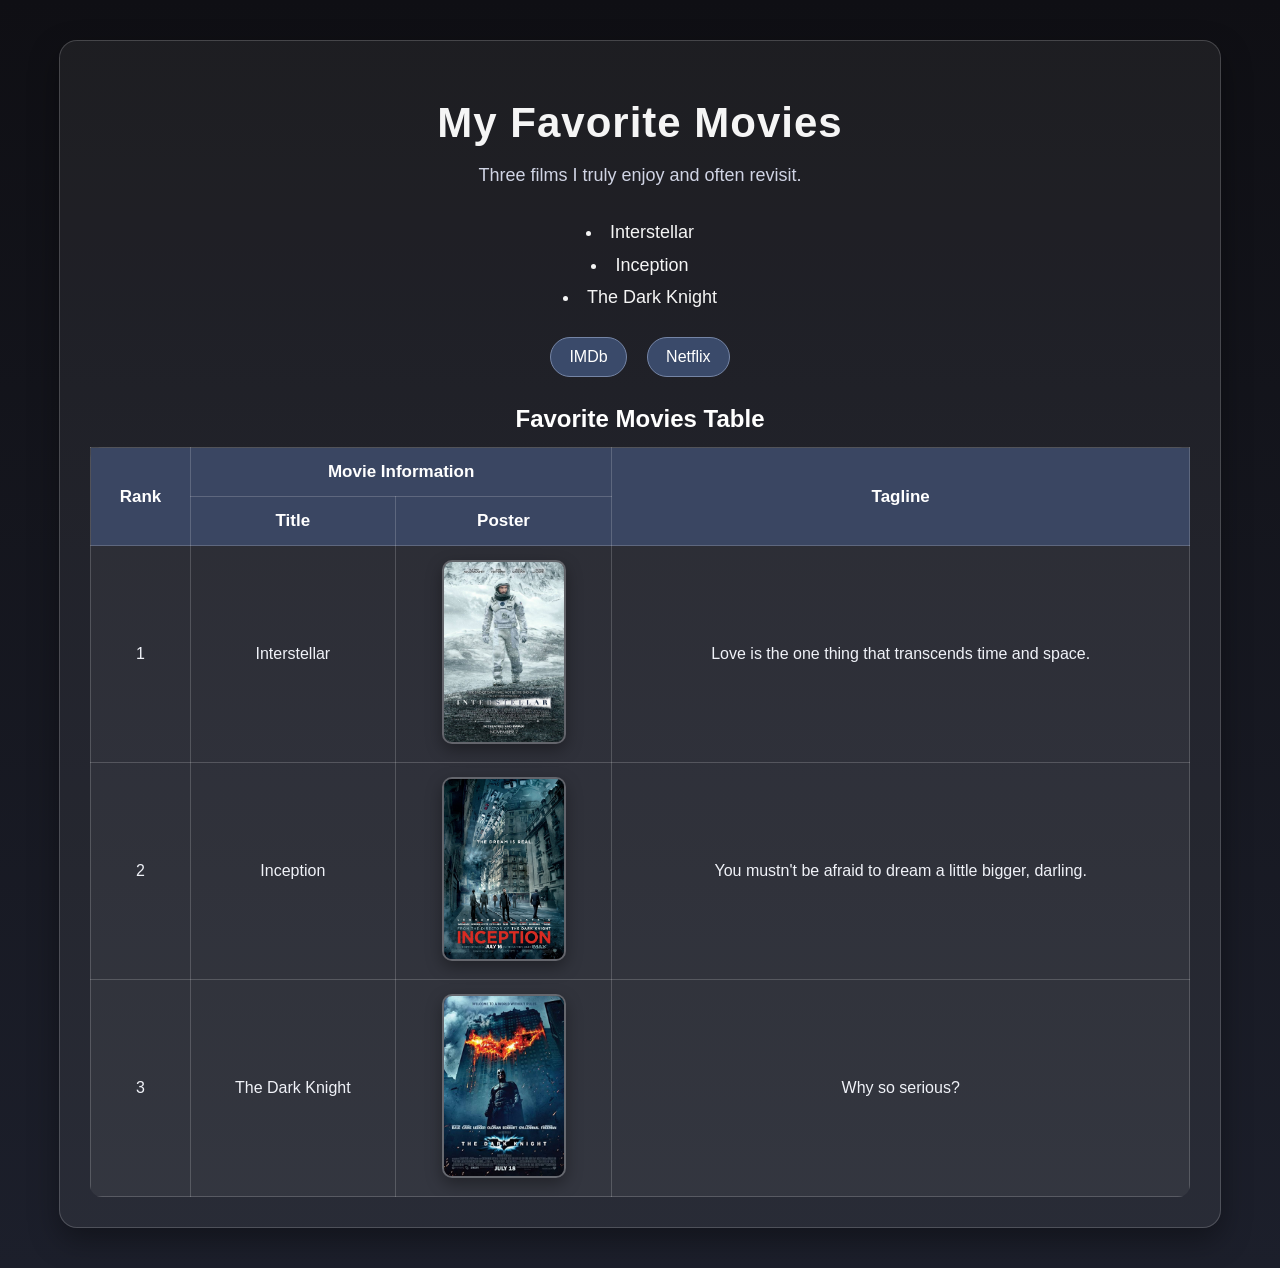
<file: LAB1/index.html>
<!DOCTYPE html>
<html lang="en">
<head>
    <meta charset="UTF-8">
    <meta name="viewport" content="width=device-width, initial-scale=1.0">
    <title>My Favorite Movies</title>
    <style>
        body {
            background: linear-gradient(180deg, #0f0f14 0%, #1c1f2b 100%);
            color: #f5f5f5;
            font-family: Arial, Helvetica, sans-serif;
            text-align: center;
            margin: 0;
            padding: 40px 20px;
        }

        .container {
            max-width: 1100px;
            margin: 0 auto;
            background-color: rgba(255, 255, 255, 0.06);
            border: 1px solid rgba(255, 255, 255, 0.18);
            border-radius: 18px;
            padding: 30px;
            box-shadow: 0 12px 30px rgba(0, 0, 0, 0.35);
        }

        h1 {
            font-size: 42px;
            margin-bottom: 10px;
            letter-spacing: 1px;
        }

        p.subtitle {
            color: #d0d4e4;
            margin-bottom: 30px;
            font-size: 18px;
        }

        ul {
            list-style-position: inside;
            padding: 0;
            margin: 0 0 24px 0;
            font-size: 18px;
            line-height: 1.8;
        }

        .links {
            margin-bottom: 28px;
        }

        .links a {
            display: inline-block;
            margin: 0 8px;
            padding: 10px 18px;
            border-radius: 999px;
            text-decoration: none;
            color: white;
            background-color: #3a4a6a;
            border: 1px solid #7585a6;
        }

        table {
            width: 100%;
            margin: 0 auto;
            border-collapse: collapse;
            background-color: rgba(255, 255, 255, 0.05);
            border-radius: 12px;
            overflow: hidden;
        }

        caption {
            caption-side: top;
            font-size: 24px;
            font-weight: bold;
            margin-bottom: 14px;
            color: #ffffff;
        }

        th, td {
            border: 1px solid rgba(255, 255, 255, 0.18);
            padding: 14px;
            text-align: center;
        }

        th {
            background-color: rgba(59, 72, 101, 0.95);
            color: #ffffff;
            font-size: 17px;
        }

        td {
            font-size: 16px;
            color: #f0f2f8;
        }

        tr:hover td {
            background-color: rgba(255, 255, 255, 0.08);
        }

        img {
            width: 120px;
            height: 180px;
            border-radius: 10px;
            border: 2px solid rgba(255, 255, 255, 0.25);
            box-shadow: 0 6px 16px rgba(0, 0, 0, 0.35);
        }
    </style>
</head>
<body>
    <div class="container">
        <h1>My Favorite Movies</h1>
        <p class="subtitle">Three films I truly enjoy and often revisit.</p>

        <ul>
            <li>Interstellar</li>
            <li>Inception</li>
            <li>The Dark Knight</li>
        </ul>

        <div class="links">
            <a href="https://www.imdb.com" target="_blank">IMDb</a>
            <a href="https://www.netflix.com" target="_blank">Netflix</a>
        </div>

        <table>
            <caption>Favorite Movies Table</caption>
            <tr>
                <th rowspan="2">Rank</th>
                <th colspan="2">Movie Information</th>
                <th rowspan="2">Tagline</th>
            </tr>
            <tr>
                <th>Title</th>
                <th>Poster</th>
            </tr>
            <tr>
                <td>1</td>
                <td>Interstellar</td>
                <td><img src="image1.jpg?v=2" alt="Interstellar poster" width="120" height="180"></td>
                <td>Love is the one thing that transcends time and space.</td>
            </tr>
            <tr>
                <td>2</td>
                <td>Inception</td>
                <td><img src="image2.jpg?v=2" alt="Inception poster" width="120" height="180"></td>
                <td>You mustn't be afraid to dream a little bigger, darling.</td>
            </tr>
            <tr>
                <td>3</td>
                <td>The Dark Knight</td>
                <td><img src="image3.jpg?v=2" alt="The Dark Knight poster" width="120" height="180"></td>
                <td>Why so serious?</td>
            </tr>
        </table>
    </div>
</body>
</html>
</file>
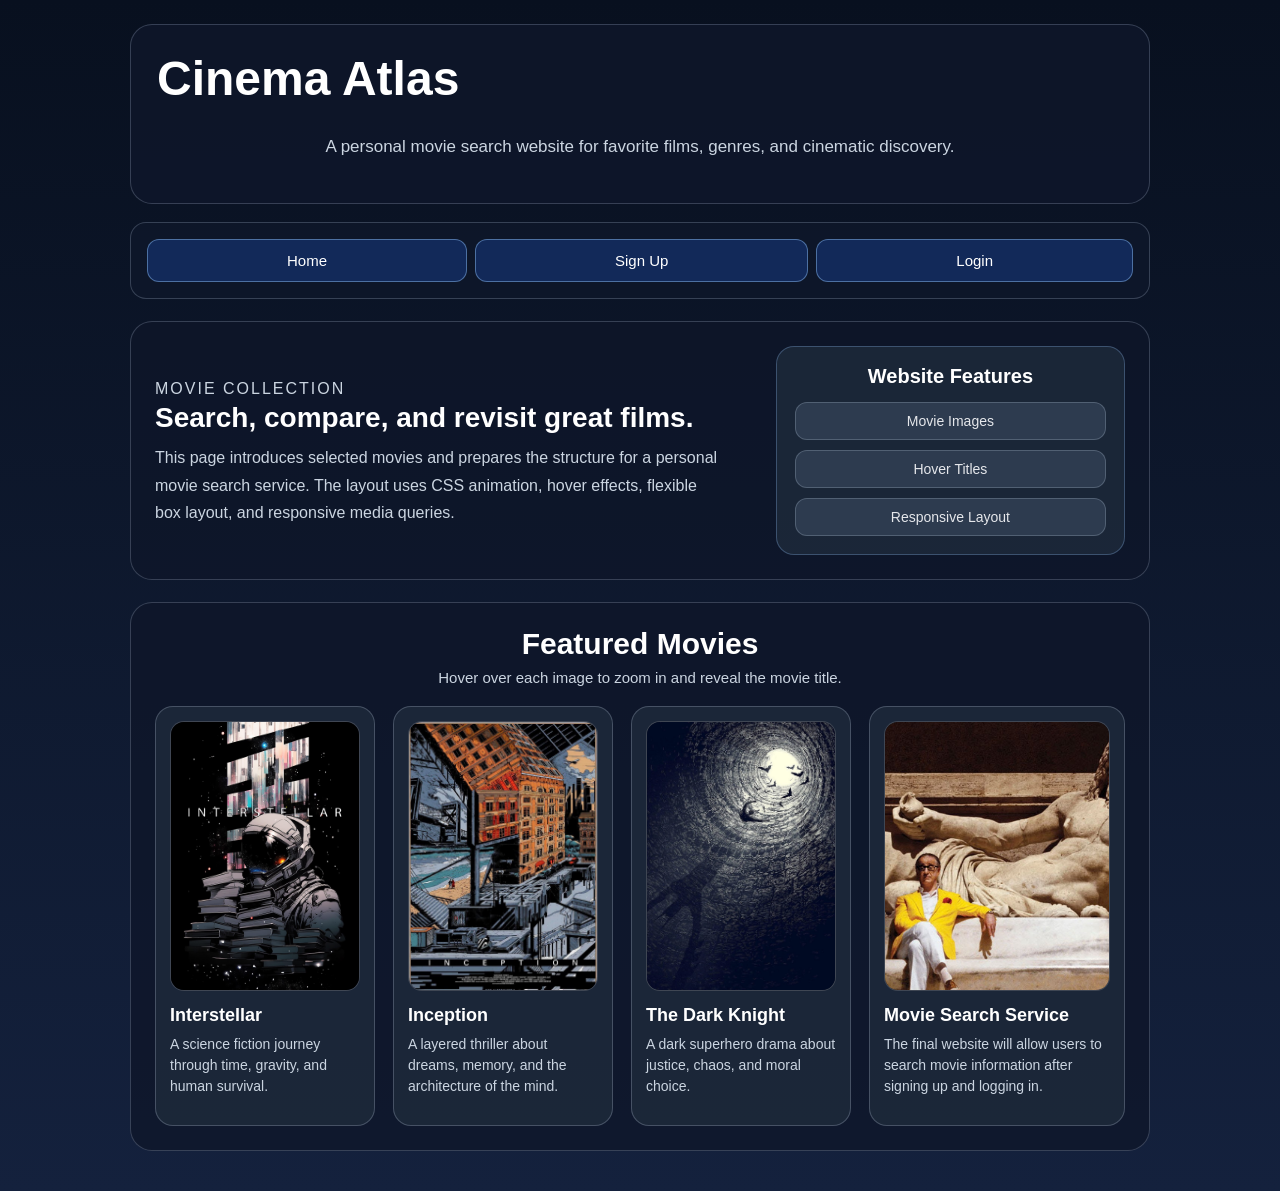
<file: LAB3/index.html>
<!DOCTYPE html>
<html lang="en">
<head>
    <meta charset="UTF-8">
    <meta name="viewport" content="width=device-width, initial-scale=1.0">
    <title>Cinema Atlas - Movie Search</title>
    <link rel="stylesheet" type="text/css" href="main.css">
</head>
<body>
    <div class="site-shell">
        <header class="hero-header">
            <div class="animation-window">
                <h1 class="sliding-title">Cinema Atlas</h1>
            </div>
            <p class="hero-subtitle">A personal movie search website for favorite films, genres, and cinematic discovery.</p>
        </header>

        <nav class="main-nav">
            <a href="index.html" class="nav-item">Home</a>
            <a href="signup.html" class="nav-item">Sign Up</a>
            <a href="login.html" class="nav-item">Login</a>
        </nav>

        <main class="main-content">
            <section class="intro-section">
                <div class="intro-text">
                    <p class="eyebrow">MOVIE COLLECTION</p>
                    <h2>Search, compare, and revisit great films.</h2>
                    <p>
                        This page introduces selected movies and prepares the structure for a personal movie search service.
                        The layout uses CSS animation, hover effects, flexible box layout, and responsive media queries.
                    </p>
                </div>

                <div class="intro-panel">
                    <h3>Website Features</h3>
                    <div class="feature-list">
                        <div class="feature-box">Movie Images</div>
                        <div class="feature-box">Hover Titles</div>
                        <div class="feature-box">Responsive Layout</div>
                    </div>
                </div>
            </section>

            <section class="movie-section">
                <div class="section-heading">
                    <h2>Featured Movies</h2>
                    <p>Hover over each image to zoom in and reveal the movie title.</p>
                </div>

                <div class="movie-grid">
                    <article class="movie-card">
                        <div class="poster-frame">
                            <img src="image1.jpg" alt="Interstellar poster">
                            <div class="poster-name">Interstellar</div>
                        </div>
                        <div class="movie-info">
                            <h3>Interstellar</h3>
                            <p>A science fiction journey through time, gravity, and human survival.</p>
                        </div>
                    </article>

                    <article class="movie-card">
                        <div class="poster-frame">
                            <img src="image2.jpg" alt="Inception poster">
                            <div class="poster-name">Inception</div>
                        </div>
                        <div class="movie-info">
                            <h3>Inception</h3>
                            <p>A layered thriller about dreams, memory, and the architecture of the mind.</p>
                        </div>
                    </article>

                    <article class="movie-card">
                        <div class="poster-frame">
                            <img src="image3.jpg" alt="The Dark Knight poster">
                            <div class="poster-name">The Dark Knight</div>
                        </div>
                        <div class="movie-info">
                            <h3>The Dark Knight</h3>
                            <p>A dark superhero drama about justice, chaos, and moral choice.</p>
                        </div>
                    </article>

                    <article class="movie-card wide-card">
                        <div class="poster-frame">
                            <img src="image4.jpg" alt="Movie search poster">
                            <div class="poster-name">Movie Search</div>
                        </div>
                        <div class="movie-info">
                            <h3>Movie Search Service</h3>
                            <p>The final website will allow users to search movie information after signing up and logging in.</p>
                        </div>
                    </article>
                </div>
            </section>
        </main>
    </div>
</body>
</html>
</file>
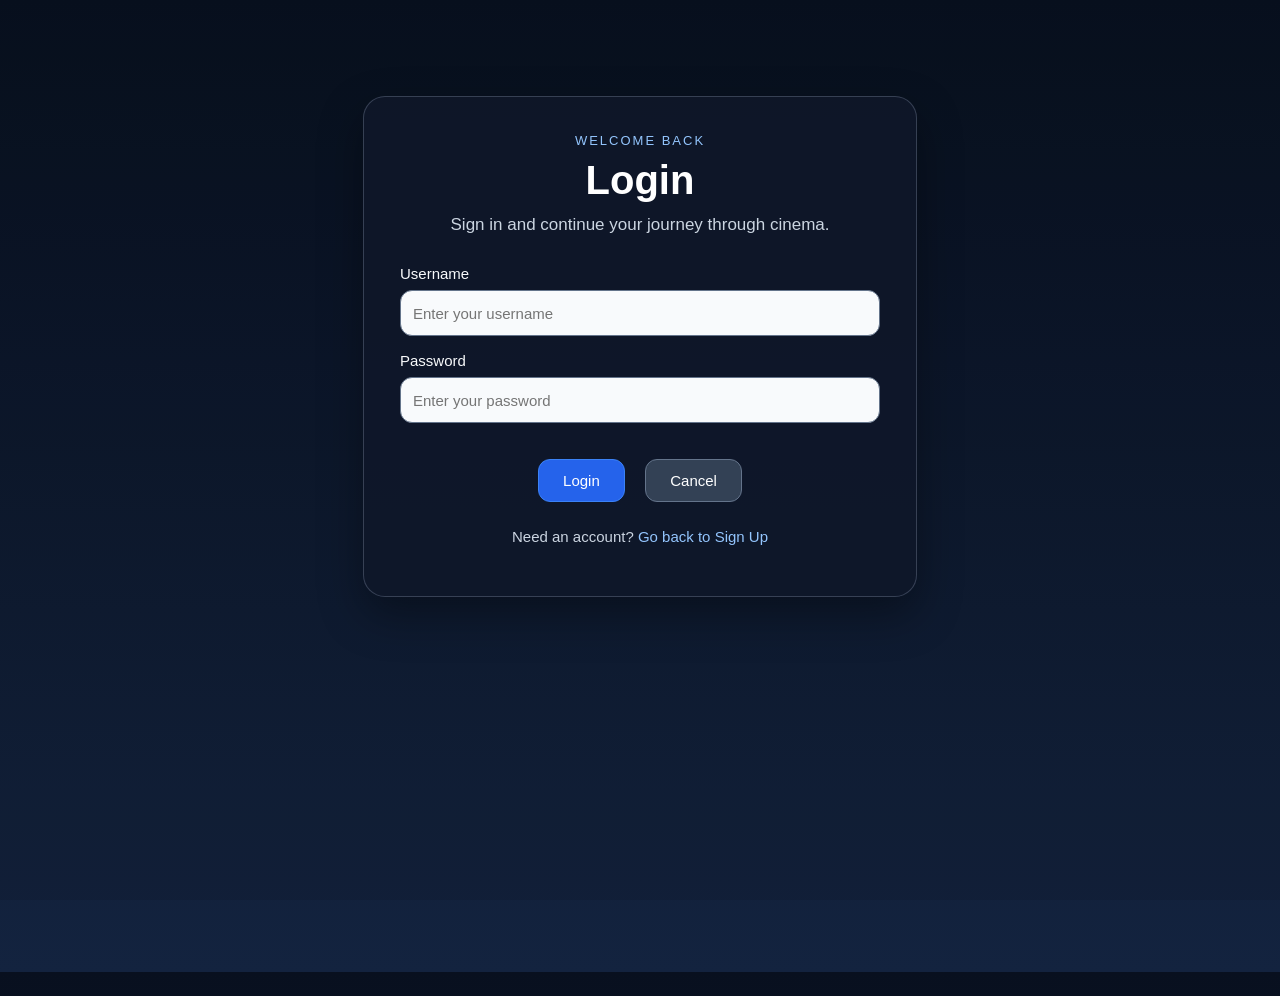
<file: LAB2/login.html>
<!DOCTYPE html>
<html lang="en">
<head>
    <meta charset="UTF-8">
    <meta name="viewport" content="width=device-width, initial-scale=1.0">
    <title>Cinema Atlas - Login</title>
    <link rel="stylesheet" type="text/css" href="main.css">
</head>
<body>
    <div class="overlay"></div>
    <div class="page-wrapper">
        <div class="card login-card">
            <div class="hero">
                <p class="eyebrow">WELCOME BACK</p>
                <h1>Login</h1>
                <p class="subtitle">Sign in and continue your journey through cinema.</p>
            </div>

            <form action="#" method="post">
                <div class="field">
                    <label for="login-username">Username</label>
                    <input type="text" id="login-username" name="login-username" placeholder="Enter your username" required autocomplete="username">
                </div>

                <div class="field">
                    <label for="login-password">Password</label>
                    <input type="password" id="login-password" name="login-password" placeholder="Enter your password" required autocomplete="current-password">
                </div>

                <div class="button-row">
                    <button type="submit" class="primary-btn">Login</button>
                    <button type="reset" class="secondary-btn">Cancel</button>
                </div>
            </form>

            <p class="bottom-link">Need an account? <a href="signup.html">Go back to Sign Up</a></p>
        </div>
    </div>
</body>
</html>
</file>
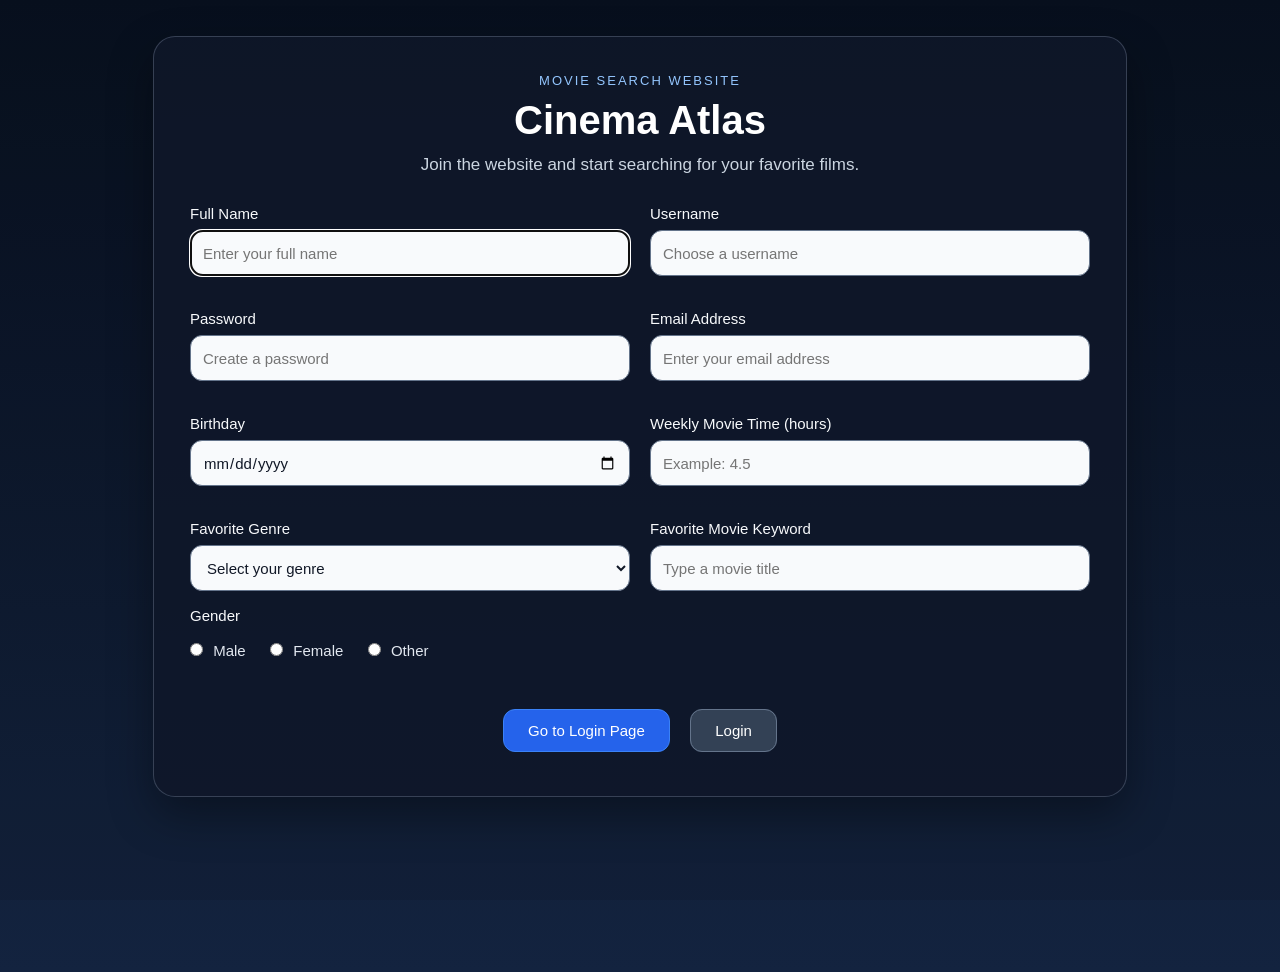
<file: LAB2/signup.html>
<!DOCTYPE html>
<html lang="en">
<head>
    <meta charset="UTF-8">
    <meta name="viewport" content="width=device-width, initial-scale=1.0">
    <title>Cinema Atlas - Sign Up</title>
    <link rel="stylesheet" type="text/css" href="main.css">
</head>
<body>
    <div class="overlay"></div>
    <div class="page-wrapper">
        <div class="card">
            <div class="hero">
                <p class="eyebrow">MOVIE SEARCH WEBSITE</p>
                <h1>Cinema Atlas</h1>
                <p class="subtitle">Join the website and start searching for your favorite films.</p>
            </div>

            <form action="login.html" method="get">
                <div class="form-grid">
                    <div class="field">
                        <label for="fullname">Full Name</label>
                        <input type="text" id="fullname" name="fullname" autofocus placeholder="Enter your full name" required autocomplete="name">
                    </div>

                    <div class="field">
                        <label for="username">Username</label>
                        <input type="text" id="username" name="username" placeholder="Choose a username" required autocomplete="username">
                    </div>

                    <div class="field">
                        <label for="password">Password</label>
                        <input type="password" id="password" name="password" placeholder="Create a password" required autocomplete="new-password">
                    </div>

                    <div class="field">
                        <label for="email">Email Address</label>
                        <input type="email" id="email" name="email" placeholder="Enter your email address" required autocomplete="email">
                    </div>

                    <div class="field">
                        <label for="birthday">Birthday</label>
                        <input type="date" id="birthday" name="birthday" required>
                    </div>

                    <div class="field">
                        <label for="watchtime">Weekly Movie Time (hours)</label>
                        <input type="number" id="watchtime" name="watchtime" min="0" max="50" step="0.5" placeholder="Example: 4.5" required>
                    </div>

                    <div class="field">
                        <label for="genre">Favorite Genre</label>
                        <select id="genre" name="genre" required>
                            <option value="">Select your genre</option>
                            <option>Science Fiction</option>
                            <option>Action</option>
                            <option>Drama</option>
                            <option>Thriller</option>
                            <option>Fantasy</option>
                            <option>Animation</option>
                        </select>
                    </div>

                    <div class="field">
                        <label for="moviekeyword">Favorite Movie Keyword</label>
                        <input type="search" id="moviekeyword" name="moviekeyword" placeholder="Type a movie title" required>
                    </div>
                </div>

                <div class="field full-width">
                    <label>Gender</label>
                    <div class="radio-group">
                        <label><input type="radio" name="gender" value="male" required> Male</label>
                        <label><input type="radio" name="gender" value="female"> Female</label>
                        <label><input type="radio" name="gender" value="other"> Other</label>
                    </div>
                </div>

                <div class="button-row">
                    <button type="submit" class="primary-btn">Go to Login Page</button>
                    <a class="secondary-btn" href="login.html">Login</a>
                </div>
            </form>
        </div>
    </div>
</body>
</html>
</file>
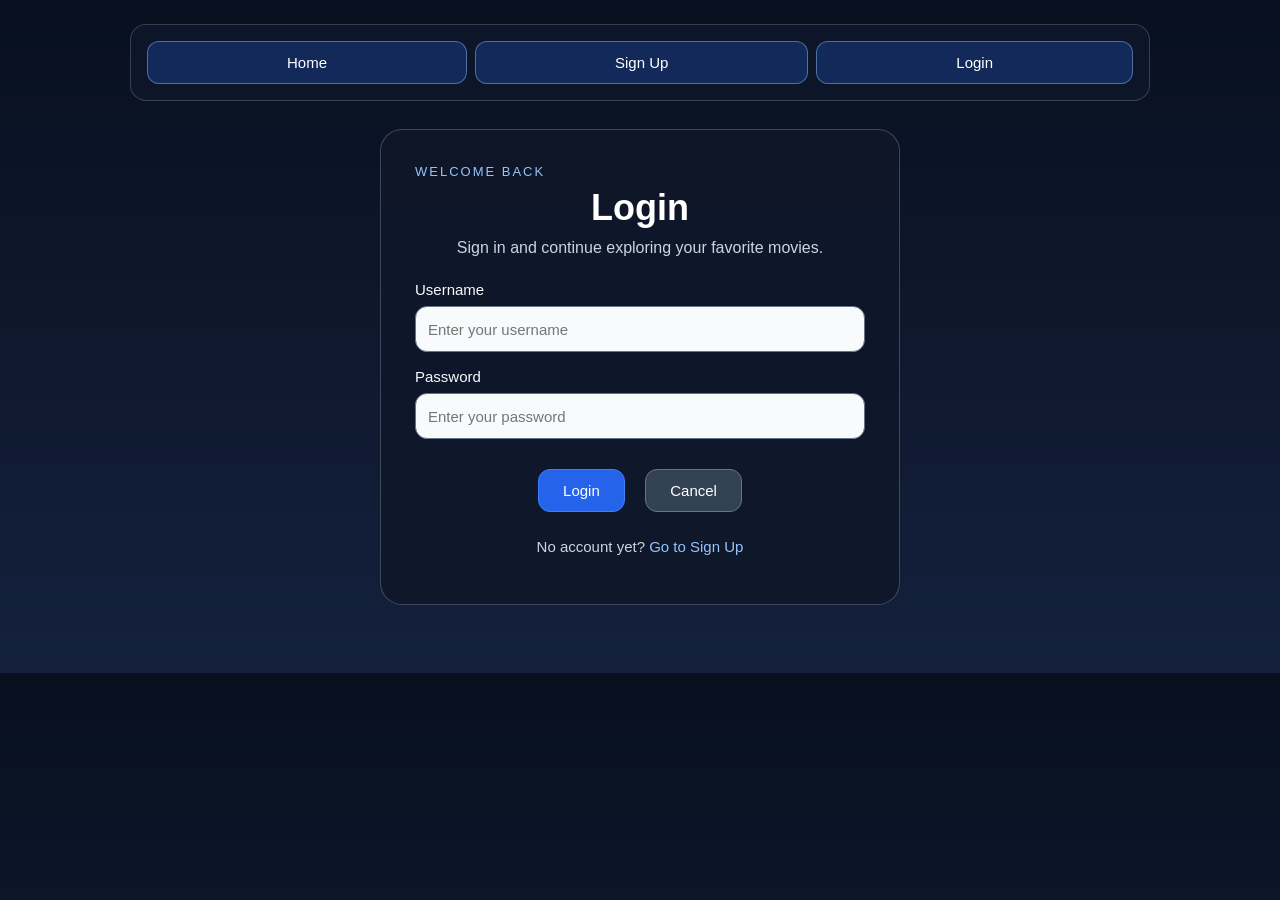
<file: LAB3/login.html>
<!DOCTYPE html>
<html lang="en">
<head>
    <meta charset="UTF-8">
    <meta name="viewport" content="width=device-width, initial-scale=1.0">
    <title>Cinema Atlas - Login</title>
    <link rel="stylesheet" type="text/css" href="main.css">
</head>
<body>
    <div class="site-shell">
        <nav class="main-nav">
            <a href="index.html" class="nav-item">Home</a>
            <a href="signup.html" class="nav-item">Sign Up</a>
            <a href="login.html" class="nav-item">Login</a>
        </nav>

        <section class="form-card login-card">
            <p class="eyebrow">WELCOME BACK</p>
            <h1>Login</h1>
            <p class="form-subtitle">Sign in and continue exploring your favorite movies.</p>

            <form action="#" method="post">
                <div class="field">
                    <label for="login-username">Username</label>
                    <input type="text" id="login-username" name="login-username" placeholder="Enter your username" required autocomplete="username">
                </div>

                <div class="field">
                    <label for="login-password">Password</label>
                    <input type="password" id="login-password" name="login-password" placeholder="Enter your password" required autocomplete="current-password">
                </div>

                <div class="button-row">
                    <button type="submit" class="primary-btn">Login</button>
                    <button type="reset" class="secondary-btn">Cancel</button>
                </div>
            </form>

            <p class="bottom-link">No account yet? <a href="signup.html">Go to Sign Up</a></p>
        </section>
    </div>
</body>
</html>
</file>
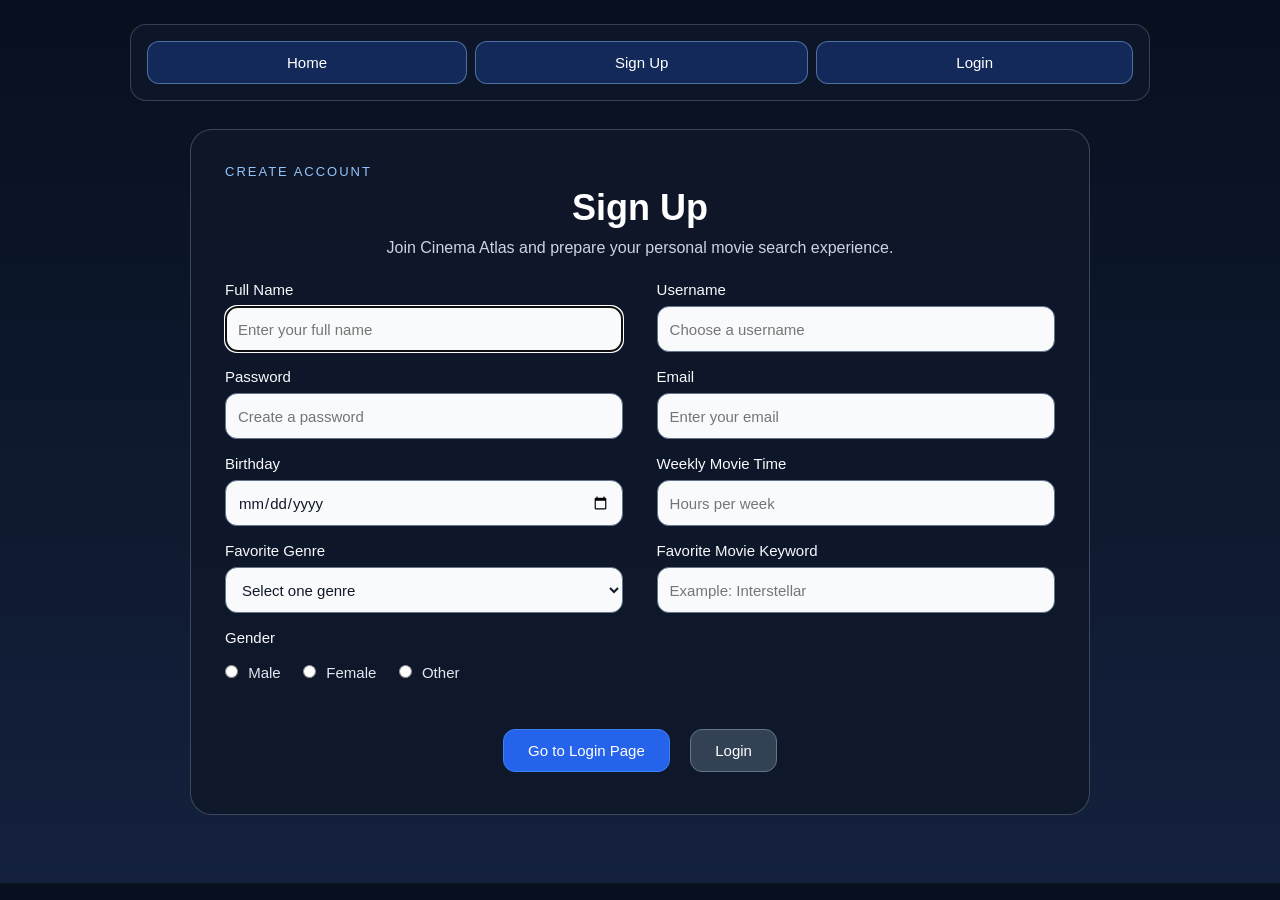
<file: LAB3/signup.html>
<!DOCTYPE html>
<html lang="en">
<head>
    <meta charset="UTF-8">
    <meta name="viewport" content="width=device-width, initial-scale=1.0">
    <title>Cinema Atlas - Sign Up</title>
    <link rel="stylesheet" type="text/css" href="main.css">
</head>
<body>
    <div class="site-shell">
        <nav class="main-nav">
            <a href="index.html" class="nav-item">Home</a>
            <a href="signup.html" class="nav-item">Sign Up</a>
            <a href="login.html" class="nav-item">Login</a>
        </nav>

        <section class="form-card">
            <p class="eyebrow">CREATE ACCOUNT</p>
            <h1>Sign Up</h1>
            <p class="form-subtitle">Join Cinema Atlas and prepare your personal movie search experience.</p>

            <form action="login.html" method="get">
                <div class="form-grid">
                    <div class="field">
                        <label for="fullname">Full Name</label>
                        <input type="text" id="fullname" name="fullname" autofocus placeholder="Enter your full name" required autocomplete="name">
                    </div>

                    <div class="field">
                        <label for="username">Username</label>
                        <input type="text" id="username" name="username" placeholder="Choose a username" required autocomplete="username">
                    </div>

                    <div class="field">
                        <label for="password">Password</label>
                        <input type="password" id="password" name="password" placeholder="Create a password" required autocomplete="new-password">
                    </div>

                    <div class="field">
                        <label for="email">Email</label>
                        <input type="email" id="email" name="email" placeholder="Enter your email" required autocomplete="email">
                    </div>

                    <div class="field">
                        <label for="birthday">Birthday</label>
                        <input type="date" id="birthday" name="birthday" required>
                    </div>

                    <div class="field">
                        <label for="watchtime">Weekly Movie Time</label>
                        <input type="number" id="watchtime" name="watchtime" min="0" max="50" step="0.5" placeholder="Hours per week" required>
                    </div>

                    <div class="field">
                        <label for="genre">Favorite Genre</label>
                        <select id="genre" name="genre" required>
                            <option value="">Select one genre</option>
                            <option>Science Fiction</option>
                            <option>Action</option>
                            <option>Drama</option>
                            <option>Thriller</option>
                            <option>Fantasy</option>
                        </select>
                    </div>

                    <div class="field">
                        <label for="keyword">Favorite Movie Keyword</label>
                        <input type="search" id="keyword" name="keyword" placeholder="Example: Interstellar" required>
                    </div>
                </div>

                <div class="field full-field">
                    <label>Gender</label>
                    <div class="radio-group">
                        <label><input type="radio" name="gender" value="male" required> Male</label>
                        <label><input type="radio" name="gender" value="female"> Female</label>
                        <label><input type="radio" name="gender" value="other"> Other</label>
                    </div>
                </div>

                <div class="button-row">
                    <button type="submit" class="primary-btn">Go to Login Page</button>
                    <a href="login.html" class="secondary-btn">Login</a>
                </div>
            </form>
        </section>
    </div>
</body>
</html>
</file>
<file: LAB3/main.css>
body {
    background-color: #08101f;
    background-image: linear-gradient(180deg, #08101f 0%, #14213d 100%);
    color: #e5e7eb;
    text-align: center;
    padding: 0;
    margin: 0;
    border: 0;
    font-size: 16px;
    font-family: Arial, Helvetica, sans-serif;
    width: auto;
    height: auto;
}

.site-shell {
    width: 1020px;
    max-width: 1020px;
    margin: 0 auto;
    padding: 24px 0 40px 0;
    box-sizing: border-box;
}

.hero-header {
    width: 1020px;
    max-width: 1020px;
    height: 180px;
    margin: 0 auto 18px auto;
    padding: 26px;
    border: 1px solid rgba(148, 163, 184, 0.30);
    border-radius: 22px;
    background-color: rgba(15, 23, 42, 0.86);
    box-sizing: border-box;
    overflow: hidden;
}

.animation-window {
    width: 100%;
    height: 70px;
    overflow: hidden;
}

.sliding-title {
    width: 100%;
    color: #ffffff;
    font-size: 48px;
    margin: 0;
    text-align: left;
    animation-name: titleSlide;
    animation-duration: 2s;
}

@keyframes titleSlide {
    from { transform: translateX(1020px); }
    to { transform: translateX(0); }
}

.hero-subtitle {
    color: #cbd5e1;
    font-size: 17px;
    margin: 16px 0 0 0;
}

.main-nav {
    width: 1020px;
    max-width: 1020px;
    margin: 0 auto 22px auto;
    padding: 12px;
    border: 1px solid rgba(148, 163, 184, 0.30);
    border-radius: 16px;
    background-color: rgba(15, 23, 42, 0.92);
    display: flex;
    flex-direction: row;
    flex-wrap: wrap;
    justify-content: center;
    align-items: center;
    box-sizing: border-box;
}

.nav-item {
    flex-grow: 1;
    color: #ffffff;
    text-decoration: none;
    padding: 12px 16px;
    margin: 4px;
    border: 1px solid rgba(147, 197, 253, 0.45);
    border-radius: 12px;
    background-color: rgba(37, 99, 235, 0.25);
    font-size: 15px;
    box-sizing: border-box;
}

.nav-item:hover {
    background-color: #2563eb;
}

.main-content {
    width: 1020px;
    max-width: 1020px;
    margin: 0 auto;
    display: flex;
    flex-direction: column;
    flex-wrap: nowrap;
    justify-content: flex-start;
    box-sizing: border-box;
}

.intro-section {
    width: 100%;
    margin: 0 0 22px 0;
    padding: 24px;
    border: 1px solid rgba(148, 163, 184, 0.30);
    border-radius: 22px;
    background-color: rgba(15, 23, 42, 0.78);
    display: flex;
    flex-direction: row;
    flex-wrap: wrap;
    justify-content: space-between;
    box-sizing: border-box;
}

.intro-text {
    width: 58%;
    text-align: left;
    display: flex;
    flex-direction: column;
    justify-content: center;
    box-sizing: border-box;
}

.eyebrow {
    color: #93c5fd;
    font-size: 13px;
    letter-spacing: 2px;
    margin: 0 0 8px 0;
}

.intro-text h2 {
    color: #ffffff;
    font-size: 28px;
    margin: 0 0 10px 0;
}

.intro-text p {
    color: #cbd5e1;
    font-size: 16px;
    line-height: 1.7;
    margin: 0;
}

.intro-panel {
    width: 36%;
    min-height: 150px;
    padding: 18px;
    border: 1px solid rgba(147, 197, 253, 0.28);
    border-radius: 18px;
    background-color: rgba(30, 41, 59, 0.86);
    display: flex;
    flex-direction: column;
    justify-content: center;
    box-sizing: border-box;
}

.intro-panel h3 {
    color: #ffffff;
    font-size: 20px;
    margin: 0 0 14px 0;
}

.feature-list {
    width: 100%;
    display: flex;
    flex-direction: column;
    gap: 10px;
}

.feature-box {
    width: 100%;
    padding: 10px;
    border: 1px solid rgba(148, 163, 184, 0.35);
    border-radius: 12px;
    background-color: rgba(51, 65, 85, 0.8);
    color: #e5e7eb;
    font-size: 14px;
    box-sizing: border-box;
}

.movie-section {
    width: 100%;
    padding: 24px;
    border: 1px solid rgba(148, 163, 184, 0.30);
    border-radius: 22px;
    background-color: rgba(15, 23, 42, 0.78);
    display: flex;
    flex-direction: column;
    box-sizing: border-box;
}

.section-heading {
    width: 100%;
    margin-bottom: 20px;
    text-align: center;
}

.section-heading h2 {
    color: #ffffff;
    font-size: 30px;
    margin: 0 0 8px 0;
}

.section-heading p {
    color: #cbd5e1;
    font-size: 15px;
    margin: 0;
}

.movie-grid {
    width: 100%;
    display: flex;
    flex-direction: row;
    flex-wrap: wrap;
    justify-content: center;
    gap: 18px;
    box-sizing: border-box;
}

.movie-card {
    width: 220px;
    min-height: 420px;
    padding: 14px;
    border: 1px solid rgba(148, 163, 184, 0.35);
    border-radius: 18px;
    background-color: rgba(30, 41, 59, 0.88);
    display: flex;
    flex-direction: column;
    justify-content: flex-start;
    box-sizing: border-box;
}

.wide-card {
    flex-grow: 1;
}

.poster-frame {
    width: 100%;
    height: 270px;
    position: relative;
    overflow: hidden;
    border-radius: 14px;
    border: 1px solid rgba(226, 232, 240, 0.22);
    background-color: #111827;
    box-sizing: border-box;
}

.poster-frame img {
    width: 100%;
    height: 270px;
    display: block;
    object-fit: cover;
    transition: transform 2s;
}

.poster-frame:hover img {
    transform: scale(1.18);
}

.poster-name {
    width: auto;
    padding: 10px 14px;
    margin: 0;
    border: 1px solid rgba(255, 255, 255, 0.35);
    border-radius: 12px;
    background-color: rgba(0, 0, 0, 0.74);
    color: #ffffff;
    font-size: 15px;
    text-align: center;
    opacity: 0;
    position: absolute;
    left: 50%;
    top: 50%;
    transform: translate(-50%, -50%);
}

.poster-frame:hover .poster-name {
    opacity: 1;
}

.movie-info {
    width: 100%;
    text-align: left;
    display: flex;
    flex-direction: column;
    box-sizing: border-box;
}

.movie-info h3 {
    color: #ffffff;
    font-size: 18px;
    margin: 14px 0 8px 0;
}

.movie-info p {
    color: #cbd5e1;
    font-size: 14px;
    line-height: 1.5;
    margin: 0;
}

.form-card {
    width: 900px;
    margin: 28px auto;
    padding: 34px;
    border: 1px solid rgba(148, 163, 184, 0.35);
    border-radius: 22px;
    background-color: rgba(15, 23, 42, 0.88);
    text-align: left;
    box-sizing: border-box;
}

.login-card {
    width: 520px;
}

.form-card h1 {
    color: #ffffff;
    text-align: center;
    font-size: 36px;
    margin: 0 0 10px 0;
}

.form-subtitle {
    color: #cbd5e1;
    text-align: center;
    margin: 0 0 24px 0;
    font-size: 16px;
}

.form-grid {
    width: 100%;
    display: flex;
    flex-direction: row;
    flex-wrap: wrap;
    justify-content: space-between;
    box-sizing: border-box;
}

.field {
    width: 48%;
    margin-bottom: 16px;
    box-sizing: border-box;
}

.login-card .field {
    width: 100%;
}

.full-field {
    width: 100%;
}

label {
    display: block;
    color: #f8fafc;
    font-size: 15px;
    margin-bottom: 8px;
}

input, select {
    width: 100%;
    height: 46px;
    padding: 11px 12px;
    margin: 0;
    border: 1px solid #64748b;
    border-radius: 12px;
    background-color: #f8fafc;
    color: #111827;
    font-size: 15px;
    font-family: Arial, Helvetica, sans-serif;
    box-sizing: border-box;
}

.radio-group {
    width: 100%;
    padding: 10px 0;
    text-align: left;
    box-sizing: border-box;
}

.radio-group label {
    display: inline-block;
    margin-right: 18px;
    color: #e2e8f0;
}

.radio-group input {
    width: auto;
    height: auto;
    margin-right: 6px;
}

.button-row {
    width: 100%;
    text-align: center;
    margin-top: 22px;
}

.primary-btn, .secondary-btn {
    width: auto;
    height: auto;
    display: inline-block;
    padding: 12px 24px;
    margin: 8px;
    border: 1px solid #3b82f6;
    border-radius: 12px;
    background-color: #2563eb;
    color: #ffffff;
    text-decoration: none;
    font-size: 15px;
    font-family: Arial, Helvetica, sans-serif;
    cursor: pointer;
}

.secondary-btn {
    background-color: #334155;
    border: 1px solid #64748b;
}

.bottom-link {
    color: #cbd5e1;
    text-align: center;
    font-size: 15px;
    margin-top: 18px;
}

.bottom-link a {
    color: #93c5fd;
    text-decoration: none;
}

/* Case 1: small screens, ~480px */
@media (max-width: 480px) {
    body {
        padding: 0;
    }

    .site-shell,
    .hero-header,
    .main-nav,
    .main-content {
        width: 100%;
        max-width: 100%;
    }

    .site-shell {
        padding: 12px;
    }

    .hero-header {
        height: auto;
        padding: 20px;
    }

    .sliding-title {
        font-size: 34px;
    }

    .main-nav {
        flex-direction: column;
        flex-wrap: nowrap;
        justify-content: center;
    }

    .nav-item {
        width: 100%;
        flex-grow: 0;
    }

    .intro-section,
    .movie-section {
        padding: 18px;
    }

    .intro-text,
    .intro-panel {
        width: 100%;
        margin-bottom: 14px;
    }

    .movie-grid {
        flex-direction: column;
        flex-wrap: nowrap;
        align-items: center;
        justify-content: center;
    }

    .movie-card,
    .wide-card {
        width: 100%;
        flex-grow: 0;
    }

    .form-card,
    .login-card {
        width: 100%;
        padding: 22px;
    }

    .field {
        width: 100%;
    }
}

/* Case 2: medium screens, 481px~800px */
@media (min-width: 481px) and (max-width: 800px) {
    body {
        padding: 0;
    }

    .site-shell,
    .hero-header,
    .main-nav,
    .main-content {
        width: 100%;
        max-width: 100%;
    }

    .site-shell {
        padding: 18px;
    }

    .hero-header {
        height: auto;
    }

    .main-nav {
        flex-direction: row;
        flex-wrap: wrap;
        justify-content: center;
    }

    .intro-section {
        flex-direction: column;
        flex-wrap: nowrap;
    }

    .intro-text,
    .intro-panel {
        width: 100%;
        margin-bottom: 16px;
    }

    .movie-grid {
        flex-direction: row;
        flex-wrap: wrap;
        justify-content: center;
    }

    .movie-card,
    .wide-card {
        width: calc(50% - 18px);
        flex-grow: 0;
    }

    .form-card {
        width: 100%;
    }

    .login-card {
        width: 80%;
    }

    .field {
        width: 48%;
    }
}

/* Case 3: large screens, 801px~ */
@media (min-width: 801px) {
    .site-shell,
    .hero-header,
    .main-nav,
    .main-content {
        width: 1020px;
        max-width: 1020px;
    }

    .main-nav {
        flex-direction: row;
        flex-wrap: wrap;
        justify-content: center;
    }

    .movie-grid {
        flex-direction: row;
        flex-wrap: wrap;
        justify-content: center;
    }

    .movie-card {
        width: 220px;
    }

    .wide-card {
        flex-grow: 1;
    }
}
</file>
<file: LAB2/main.css>
body {
    background-color: #08101f;
    text-align: center;
    padding: 36px;
    margin: 0;
    border: 0;
    font-size: 16px;
    font-family: Arial, Helvetica, sans-serif;
    color: #e2e8f0;
    width: auto;
    height: 100vh;
    background-image: linear-gradient(180deg, #08101f 0%, #13233f 100%);
}

.overlay {
    width: 100%;
    height: 100%;
    position: fixed;
    margin: 0;
    padding: 0;
    background-color: rgba(0, 0, 0, 0.08);
    top: 0;
    left: 0;
    z-index: 0;
}

.page-wrapper {
    width: 100%;
    height: 100%;
    position: relative;
    z-index: 1;
}

.card {
    width: 900px;
    height: auto;
    margin: 0 auto;
    padding: 36px;
    border: 1px solid rgba(148, 163, 184, 0.30);
    border-radius: 22px;
    background-color: rgba(15, 23, 42, 0.88);
    text-align: left;
    box-shadow: 0 18px 44px rgba(0, 0, 0, 0.35);
}

.login-card {
    width: 480px;
    margin-top: 60px;
}

.hero {
    text-align: center;
    margin-bottom: 30px;
}

.eyebrow {
    color: #93c5fd;
    font-size: 13px;
    margin: 0 0 10px 0;
    letter-spacing: 2px;
}

h1 {
    color: #ffffff;
    font-size: 40px;
    margin: 0 0 12px 0;
}

.subtitle {
    color: #cbd5e1;
    font-size: 17px;
    margin: 0;
}

.form-grid {
    display: grid;
    grid-template-columns: 1fr 1fr;
    gap: 18px 20px;
}

.field {
    margin-bottom: 16px;
}

.full-width {
    width: 100%;
    height: auto;
}

label {
    display: block;
    margin-bottom: 8px;
    color: #f8fafc;
    font-size: 15px;
    font-family: Arial, Helvetica, sans-serif;
}

input, select {
    width: 100%;
    height: 46px;
    padding: 11px 12px;
    margin: 0;
    border: 1px solid #64748b;
    border-radius: 12px;
    background-color: #f8fafc;
    color: #111827;
    font-size: 15px;
    font-family: Arial, Helvetica, sans-serif;
    box-sizing: border-box;
}

.radio-group {
    width: 100%;
    height: auto;
    text-align: left;
    padding: 10px 0 6px 0;
    margin: 0;
}

.radio-group label {
    display: inline-block;
    color: #e2e8f0;
    margin-right: 20px;
}

.radio-group input {
    width: auto;
    height: auto;
    margin-right: 6px;
}

.button-row {
    text-align: center;
    margin-top: 28px;
}

.primary-btn, .secondary-btn {
    width: auto;
    height: auto;
    padding: 12px 24px;
    margin: 8px;
    border: 1px solid #3b82f6;
    border-radius: 12px;
    background-color: #2563eb;
    color: #ffffff;
    font-size: 15px;
    font-family: Arial, Helvetica, sans-serif;
    text-decoration: none;
    cursor: pointer;
}

.secondary-btn {
    border: 1px solid #64748b;
    background-color: #334155;
}

.bottom-link {
    text-align: center;
    color: #cbd5e1;
    font-size: 15px;
    margin-top: 18px;
}

.bottom-link a {
    color: #93c5fd;
    text-decoration: none;
}
</file>
